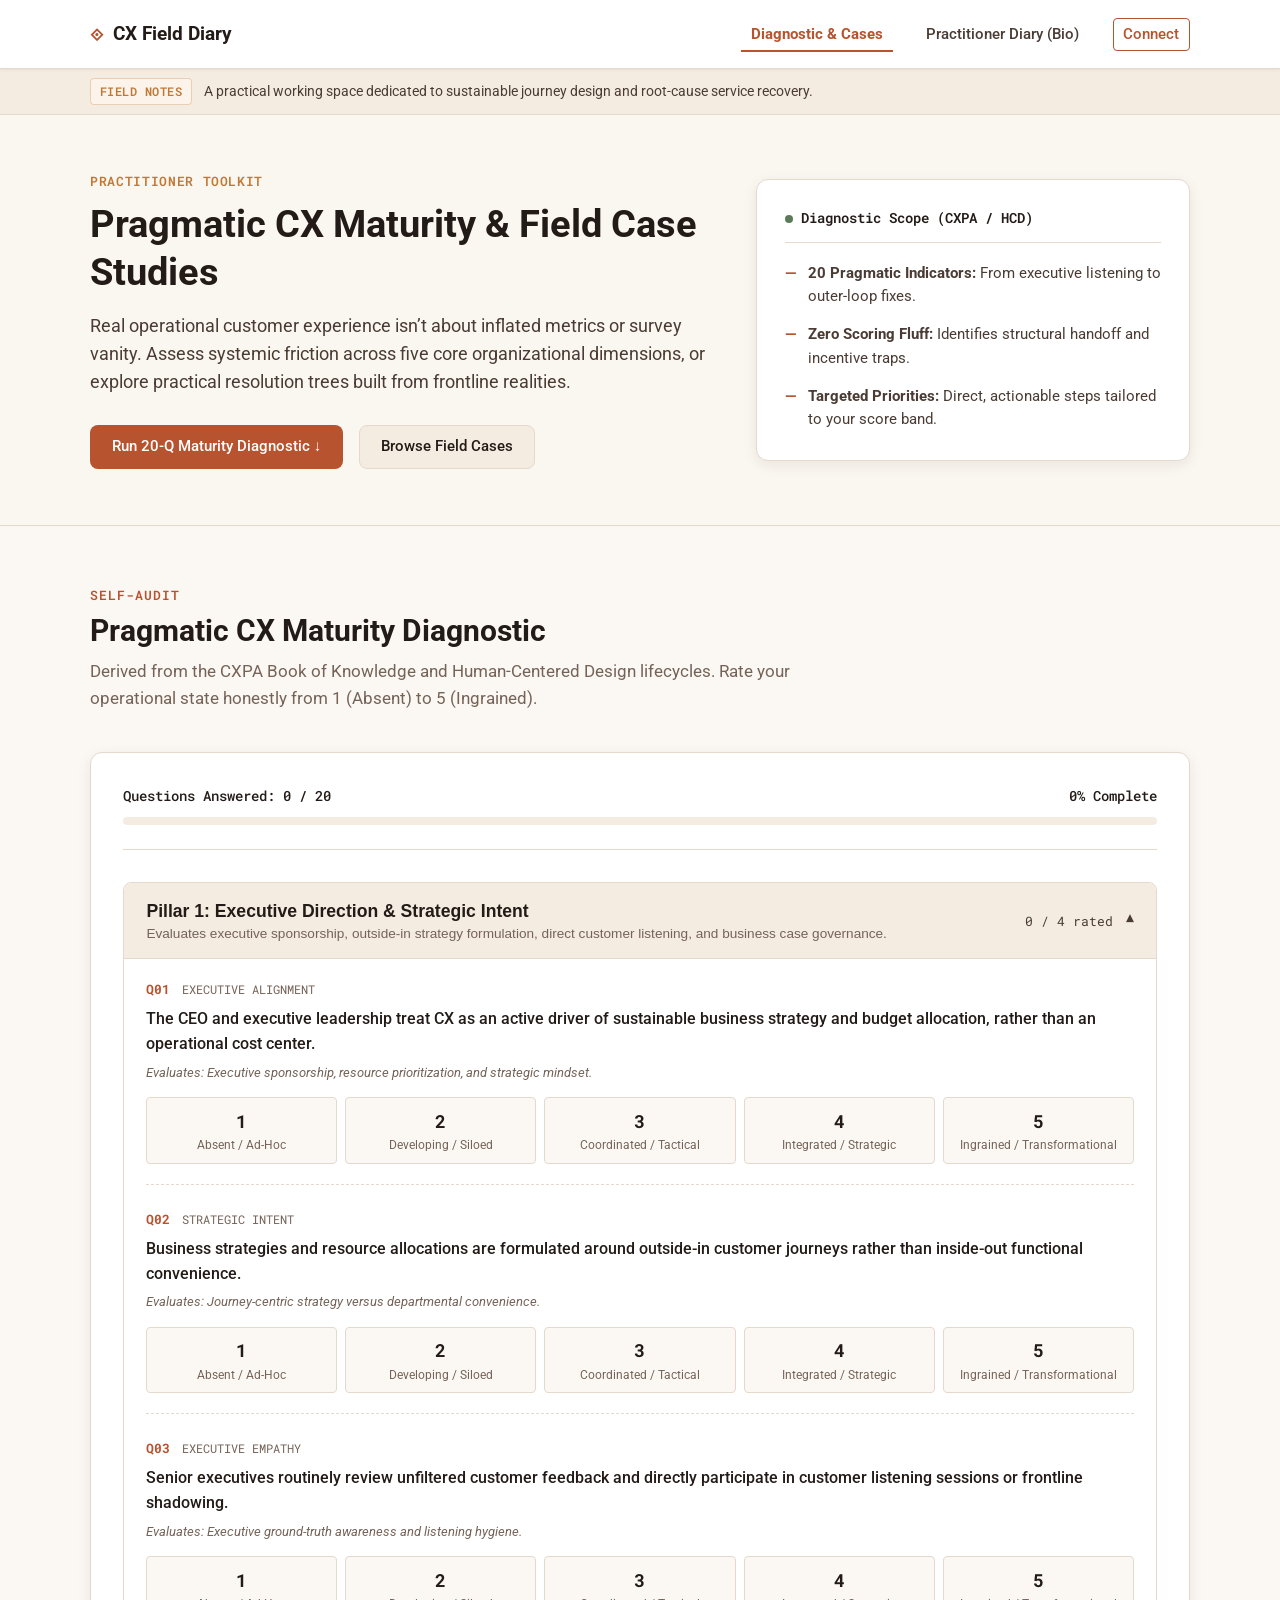
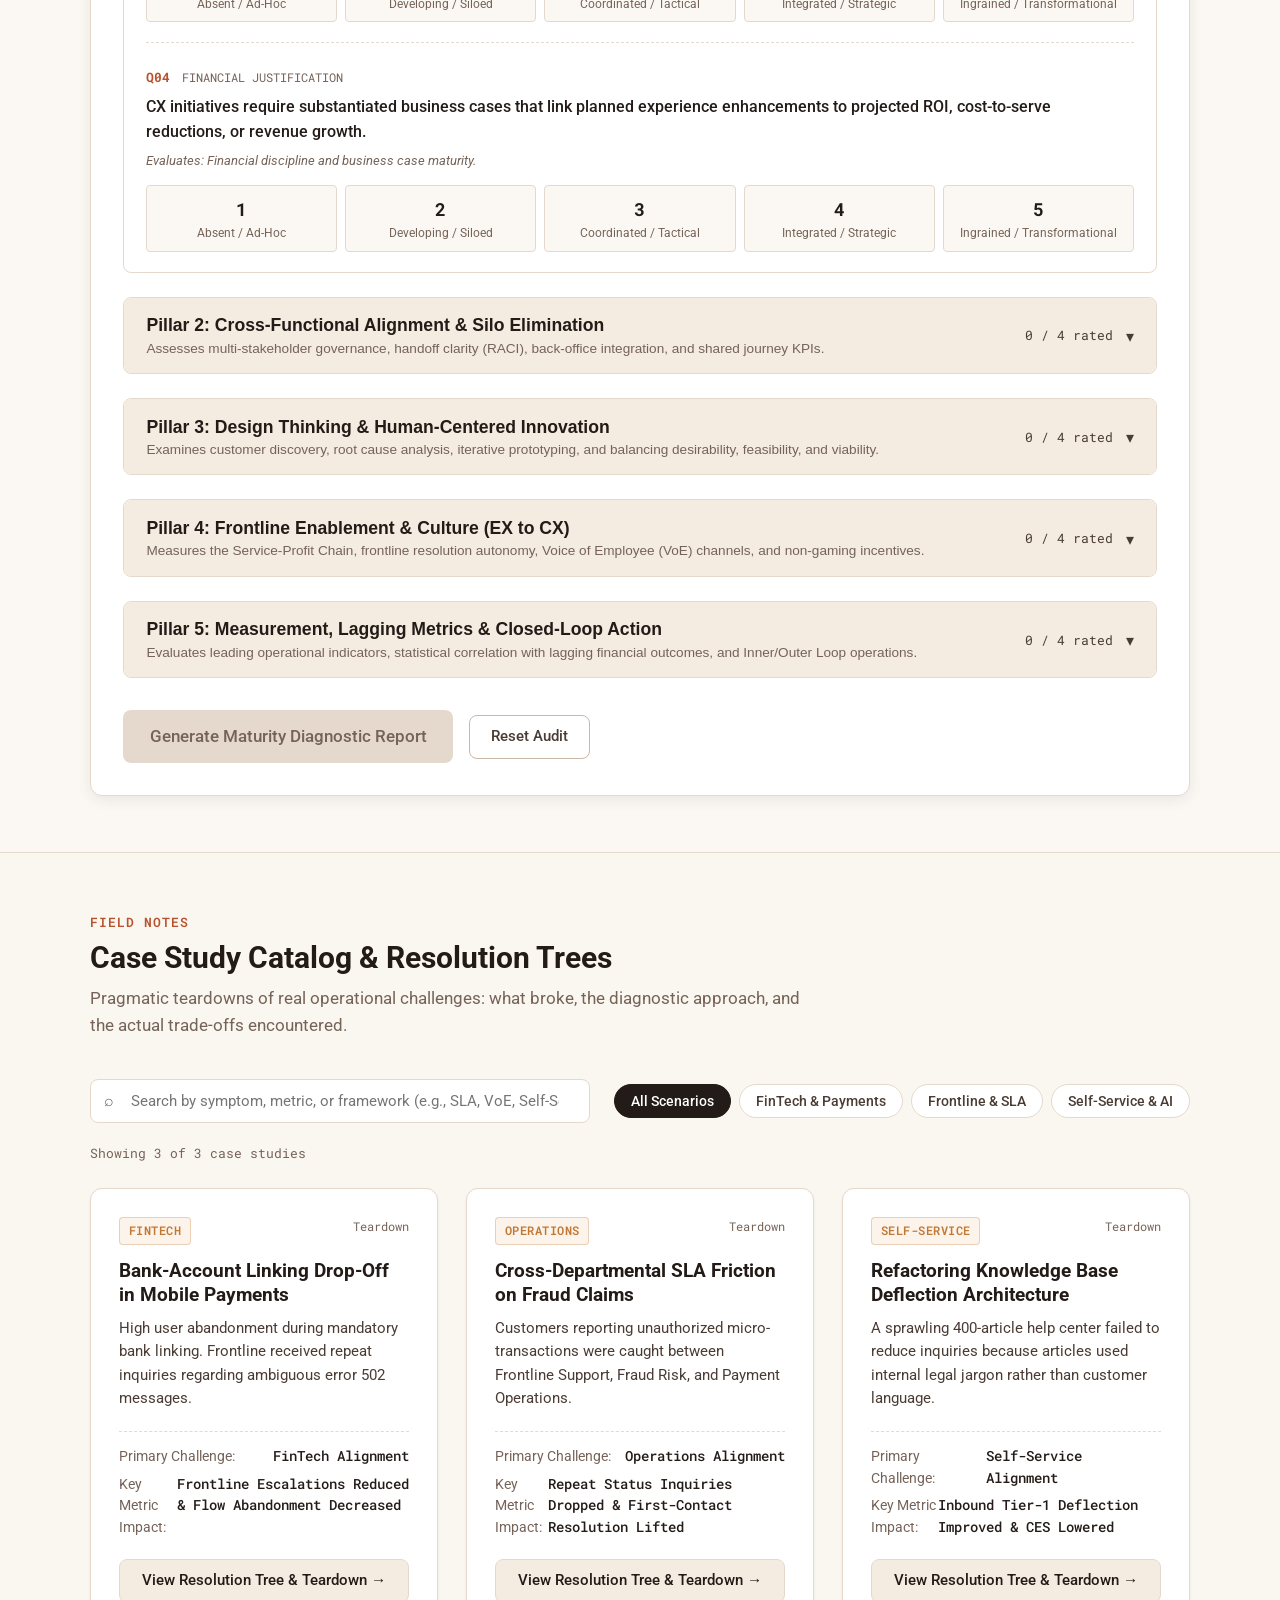
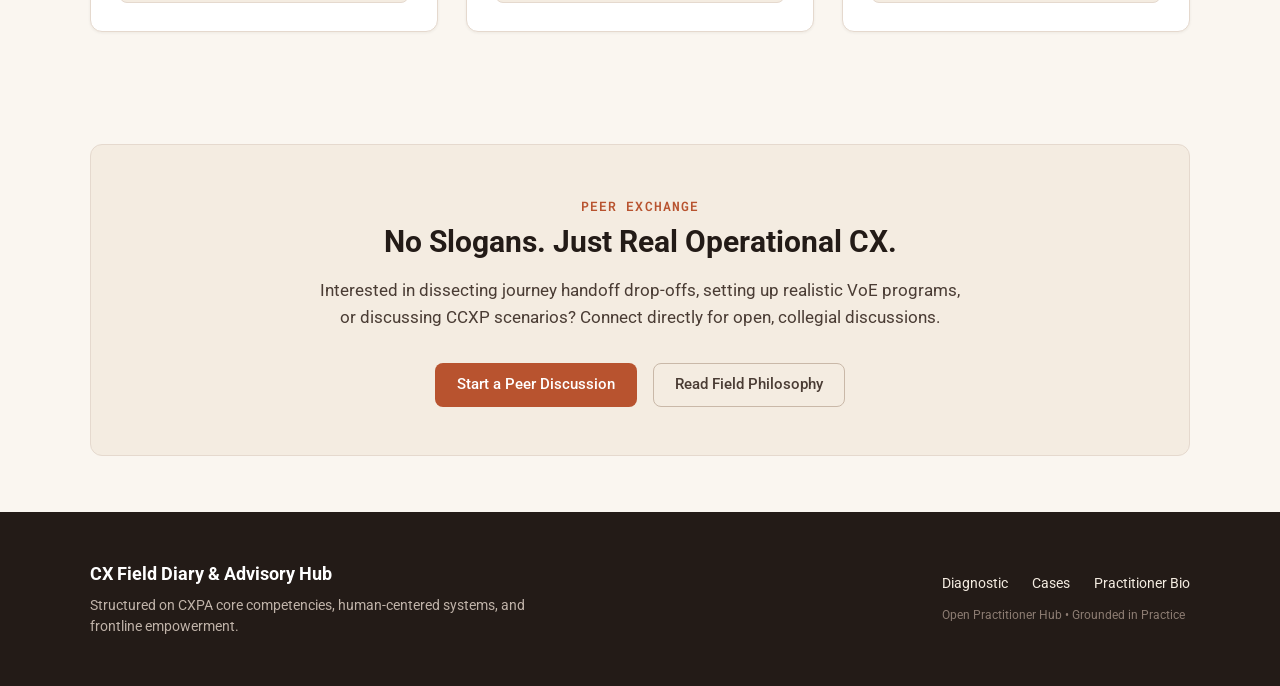
<file: index.html>
<!DOCTYPE html>
<html lang="en">
<head>
  <meta charset="UTF-8">
  <meta name="viewport" content="width=device-width, initial-scale=1.0">
  <title>CX Practice Hub & Field Diary</title>
  <meta name="description" content="A practitioner's working diary on pragmatic customer experience architecture, 20-question maturity diagnostics, and root-cause resolution trees.">
  
  <!-- Typography: Roboto & Roboto Mono -->
  <link rel="preconnect" href="https://fonts.googleapis.com">
  <link rel="preconnect" href="https://fonts.gstatic.com" crossorigin>
  <link href="https://fonts.googleapis.com/css2?family=Roboto+Mono:wght@400;500;600;700&family=Roboto:wght@300;400;500;700&display=swap" rel="stylesheet">
  
  <style>
    /* ==========================================================================
       DESIGN TOKENS: EARTH ELEMENT (HÀNH THỔ) & TYPOGRAPHY
       ========================================================================== */
    :root {
      /* Earth Palette Tokens (Hành Thổ: Sand, Clay, Loam, Terracotta) */
      --earth-canvas: #FAF6F0;          /* Warm linen / sand canvas */
      --earth-canvas-warm: #F4ECE1;     /* Tinted warm beige / raw clay */
      --earth-surface: #FFFFFF;         /* Pure white container */
      --earth-surface-soft: #FBF8F4;    /* Subtle tinted surface */
      --earth-border: #E5D9CE;          /* Warm clay border */
      --earth-border-dark: #C9B8A8;     /* Grounded accent border */
      
      --earth-loam-dark: #231B17;       /* Rich loam dark text */
      --earth-loam-body: #4A3C34;       /* Balanced body copy dark */
      --earth-loam-muted: #756358;      /* Supporting muted metadata */
      
      --earth-terracotta: #B8532F;      /* Primary accent: rich terracotta */
      --earth-terracotta-hover: #9E4323;/* Deep terracotta hover */
      --earth-terracotta-soft: #F9EBE6; /* Light terracotta wash */
      
      --earth-ochre: #C27835;           /* Secondary: golden ochre */
      --earth-ochre-soft: #FCF4EB;      /* Ochre wash */
      --earth-olive: #6E7051;           /* Balanced organic olive accent */
      
      /* Status Tiers */
      --status-nascent: #8C4336;
      --status-basic: #B86737;
      --status-tactical: #C28635;
      --status-strategic: #5B7A58;
      --status-transform: #386B5A;

      /* Typography */
      --font-base: 'Roboto', -apple-system, BlinkMacSystemFont, 'Segoe UI', sans-serif;
      --font-mono: 'Roboto Mono', monospace;

      /* Radii & Shadows */
      --radius-sm: 4px;
      --radius-md: 8px;
      --radius-lg: 12px;
      --shadow-subtle: 0 1px 3px rgba(35, 27, 23, 0.06);
      --shadow-card: 0 4px 14px rgba(35, 27, 23, 0.08);
      --shadow-modal: 0 16px 36px rgba(35, 27, 23, 0.22);

      --transition-fast: 0.15s ease;
      --transition-normal: 0.25s ease;
    }

    /* CSS Reset */
    *, *::before, *::after {
      box-sizing: border-box;
      margin: 0;
      padding: 0;
    }

    html {
      font-size: 16px;
      scroll-behavior: smooth;
    }

    body {
      font-family: var(--font-base);
      background-color: var(--earth-canvas);
      color: var(--earth-loam-body);
      line-height: 1.6;
      -webkit-font-smoothing: antialiased;
    }

    /* Typography Hierarchy */
    h1, h2, h3, h4 {
      color: var(--earth-loam-dark);
      font-weight: 700;
      line-height: 1.25;
    }

    h1 { font-size: 2.25rem; }
    h2 { font-size: 1.85rem; }
    h3 { font-size: 1.35rem; }
    h4 { font-size: 1.1rem; }

    p { margin-bottom: 1rem; }

    a {
      color: var(--earth-terracotta);
      text-decoration: none;
      transition: color var(--transition-fast);
    }

    a:hover {
      color: var(--earth-terracotta-hover);
      text-decoration: underline;
    }

    /* Layout Containers */
    .container {
      width: 100%;
      max-width: 1140px;
      margin-left: auto;
      margin-right: auto;
      padding-left: 1.25rem;
      padding-right: 1.25rem;
    }

    .section {
      padding: 3.5rem 0;
    }

    .visually-hidden {
      position: absolute;
      width: 1px;
      height: 1px;
      padding: 0;
      margin: -1px;
      overflow: hidden;
      clip: rect(0, 0, 0, 0);
      border: 0;
    }

    /* Sub-Page Visibility */
    .page-view {
      display: block;
    }

    .page-view[hidden] {
      display: none !important;
    }

    /* ==========================================================================
       SITE HEADER & NAVIGATION
       ========================================================================== */
    .site-header {
      background-color: var(--earth-surface);
      border-bottom: 1px solid var(--earth-border);
      position: sticky;
      top: 0;
      z-index: 100;
      box-shadow: var(--shadow-subtle);
    }

    .header-container {
      display: flex;
      align-items: center;
      justify-content: space-between;
      height: 68px;
    }

    .brand-logo {
      display: flex;
      align-items: center;
      gap: 0.6rem;
      color: var(--earth-loam-dark);
      font-weight: 700;
      font-size: 1.2rem;
      text-decoration: none;
    }

    .brand-logo:hover {
      text-decoration: none;
    }

    .logo-symbol {
      color: var(--earth-terracotta);
      font-size: 1.4rem;
    }

    .nav-list {
      display: flex;
      list-style: none;
      align-items: center;
      gap: 1.5rem;
    }

    .nav-link {
      color: var(--earth-loam-body);
      font-weight: 500;
      font-size: 0.95rem;
      padding: 0.4rem 0.6rem;
      border-radius: var(--radius-sm);
      transition: all var(--transition-fast);
      cursor: pointer;
    }

    .nav-link:hover {
      color: var(--earth-terracotta);
      text-decoration: none;
    }

    .nav-link.active {
      color: var(--earth-terracotta);
      font-weight: 700;
      border-bottom: 2px solid var(--earth-terracotta);
      border-radius: 0;
    }

    .nav-btn-outline {
      border: 1px solid var(--earth-terracotta);
      color: var(--earth-terracotta);
    }

    .nav-btn-outline:hover {
      background-color: var(--earth-terracotta);
      color: #FFFFFF;
    }

    /* Banner */
    .announcement-banner {
      background-color: var(--earth-canvas-warm);
      border-bottom: 1px solid var(--earth-border);
      padding: 0.55rem 0;
      font-size: 0.88rem;
    }

    .banner-content {
      display: flex;
      align-items: center;
      gap: 0.75rem;
      flex-wrap: wrap;
    }

    /* Badges & Pills */
    .badge {
      display: inline-block;
      font-family: var(--font-mono);
      font-size: 0.75rem;
      font-weight: 600;
      padding: 0.2rem 0.55rem;
      border-radius: var(--radius-sm);
      text-transform: uppercase;
      letter-spacing: 0.04em;
    }

    .badge-earth {
      background-color: var(--earth-ochre-soft);
      color: var(--earth-ochre);
      border: 1px solid rgba(194, 120, 53, 0.3);
    }

    .section-tag {
      display: inline-block;
      font-family: var(--font-mono);
      font-size: 0.8rem;
      font-weight: 600;
      color: var(--earth-terracotta);
      letter-spacing: 0.08em;
      text-transform: uppercase;
      margin-bottom: 0.5rem;
    }

    /* Button System */
    .btn {
      display: inline-flex;
      align-items: center;
      justify-content: center;
      padding: 0.65rem 1.3rem;
      font-family: var(--font-base);
      font-size: 0.95rem;
      font-weight: 500;
      border-radius: var(--radius-md);
      border: 1px solid transparent;
      cursor: pointer;
      transition: all var(--transition-fast);
      text-decoration: none;
      line-height: 1.4;
    }

    .btn:hover { text-decoration: none; }

    .btn-primary {
      background-color: var(--earth-terracotta);
      color: #FFFFFF;
    }

    .btn-primary:hover {
      background-color: var(--earth-terracotta-hover);
      color: #FFFFFF;
    }

    .btn-primary:disabled {
      background-color: var(--earth-border);
      color: var(--earth-loam-muted);
      cursor: not-allowed;
    }

    .btn-secondary {
      background-color: var(--earth-canvas-warm);
      color: var(--earth-loam-dark);
      border-color: var(--earth-border);
    }

    .btn-secondary:hover {
      background-color: #ECE0D2;
    }

    .btn-outline {
      background-color: transparent;
      border-color: var(--earth-border-dark);
      color: var(--earth-loam-body);
    }

    .btn-outline:hover {
      background-color: var(--earth-canvas-warm);
      border-color: var(--earth-loam-body);
    }

    .btn-block { width: 100%; }
    .btn-lg { padding: 0.85rem 1.6rem; font-size: 1.05rem; }

    .btn:focus-visible, 
    input:focus-visible, 
    select:focus-visible, 
    textarea:focus-visible {
      outline: 2px solid var(--earth-terracotta);
      outline-offset: 2px;
    }

    /* ==========================================================================
       HERO SECTION
       ========================================================================== */
    .hero-layout {
      display: grid;
      grid-template-columns: 1.3fr 0.9fr;
      gap: 2.5rem;
      align-items: center;
    }

    .eyebrow {
      font-family: var(--font-mono);
      font-size: 0.82rem;
      color: var(--earth-ochre);
      font-weight: 600;
      text-transform: uppercase;
      letter-spacing: 0.05em;
      display: block;
      margin-bottom: 0.5rem;
    }

    .hero-title {
      font-size: 2.4rem;
      margin-bottom: 1rem;
    }

    .hero-lead {
      font-size: 1.1rem;
      color: var(--earth-loam-body);
      margin-bottom: 1.75rem;
    }

    .hero-actions {
      display: flex;
      gap: 1rem;
      flex-wrap: wrap;
    }

    .hero-card {
      background-color: var(--earth-surface);
      border: 1px solid var(--earth-border);
      border-radius: var(--radius-lg);
      padding: 1.75rem;
      box-shadow: var(--shadow-card);
    }

    .hero-card-header {
      font-family: var(--font-mono);
      font-size: 0.85rem;
      font-weight: 600;
      color: var(--earth-loam-dark);
      display: flex;
      align-items: center;
      gap: 0.5rem;
      margin-bottom: 1.2rem;
      padding-bottom: 0.75rem;
      border-bottom: 1px solid var(--earth-border);
    }

    .status-indicator {
      width: 8px;
      height: 8px;
      background-color: var(--status-strategic);
      border-radius: 50%;
      display: inline-block;
    }

    .hero-features {
      list-style: none;
      display: flex;
      flex-direction: column;
      gap: 0.9rem;
    }

    .hero-features li {
      font-size: 0.92rem;
      position: relative;
      padding-left: 1.4rem;
    }

    .hero-features li::before {
      content: "—";
      position: absolute;
      left: 0;
      color: var(--earth-terracotta);
      font-weight: bold;
    }

    /* ==========================================================================
       CX MATURITY DIAGNOSTIC ACCORDION & SCORING
       ========================================================================== */
    .diagnostic-section {
      background-color: var(--earth-surface-soft);
      border-top: 1px solid var(--earth-border);
      border-bottom: 1px solid var(--earth-border);
    }

    .section-header {
      max-width: 720px;
      margin-bottom: 2.5rem;
    }

    .section-subtitle {
      color: var(--earth-loam-muted);
      font-size: 1.05rem;
      margin-top: 0.5rem;
    }

    .audit-wrapper {
      background-color: var(--earth-surface);
      border: 1px solid var(--earth-border);
      border-radius: var(--radius-lg);
      padding: 2rem;
      box-shadow: var(--shadow-card);
    }

    .audit-progress-card {
      margin-bottom: 2rem;
      padding-bottom: 1.5rem;
      border-bottom: 1px solid var(--earth-border);
    }

    .progress-info {
      display: flex;
      justify-content: space-between;
      font-family: var(--font-mono);
      font-size: 0.88rem;
      color: var(--earth-loam-dark);
      font-weight: 500;
      margin-bottom: 0.6rem;
    }

    .progress-bar-track {
      width: 100%;
      height: 8px;
      background-color: var(--earth-canvas-warm);
      border-radius: 999px;
      overflow: hidden;
    }

    .progress-bar-fill {
      width: 0%;
      height: 100%;
      background: linear-gradient(90deg, var(--earth-ochre), var(--earth-terracotta));
      transition: width 0.3s ease;
    }

    .dimensions-accordion {
      display: flex;
      flex-direction: column;
      gap: 1.5rem;
    }

    .dimension-panel {
      border: 1px solid var(--earth-border);
      border-radius: var(--radius-md);
      overflow: hidden;
      background-color: var(--earth-surface);
    }

    .dimension-header {
      width: 100%;
      text-align: left;
      background-color: var(--earth-canvas-warm);
      border: none;
      padding: 1.1rem 1.4rem;
      display: flex;
      justify-content: space-between;
      align-items: center;
      cursor: pointer;
      transition: background-color var(--transition-fast);
    }

    .dimension-header:hover {
      background-color: #ECE0D2;
    }

    .dimension-title-group h3 {
      font-size: 1.1rem;
      margin-bottom: 0.2rem;
    }

    .dimension-title-group p {
      font-size: 0.85rem;
      color: var(--earth-loam-muted);
      margin-bottom: 0;
    }

    .dimension-status {
      font-family: var(--font-mono);
      font-size: 0.82rem;
      color: var(--earth-loam-body);
      display: flex;
      align-items: center;
      gap: 0.8rem;
    }

    .accordion-chevron {
      display: inline-block;
      font-size: 1rem;
      transition: transform var(--transition-normal);
    }

    .dimension-panel.open .accordion-chevron {
      transform: rotate(180deg);
    }

    .dimension-body {
      padding: 1.25rem 1.4rem;
      display: flex;
      flex-direction: column;
      gap: 1.5rem;
      border-top: 1px solid var(--earth-border);
    }

    .dimension-panel:not(.open) .dimension-body {
      display: none;
    }

    .question-item {
      padding-bottom: 1.25rem;
      border-bottom: 1px dashed var(--earth-border);
    }

    .question-item:last-child {
      border-bottom: none;
      padding-bottom: 0;
    }

    .question-header {
      display: flex;
      align-items: baseline;
      gap: 0.75rem;
      margin-bottom: 0.4rem;
    }

    .question-number {
      font-family: var(--font-mono);
      font-size: 0.8rem;
      font-weight: 700;
      color: var(--earth-terracotta);
    }

    .question-category {
      font-family: var(--font-mono);
      font-size: 0.75rem;
      color: var(--earth-loam-muted);
      text-transform: uppercase;
    }

    .question-statement {
      font-size: 0.98rem;
      font-weight: 500;
      color: var(--earth-loam-dark);
      margin-bottom: 0.35rem;
    }

    .question-evaluates {
      font-size: 0.82rem;
      color: var(--earth-loam-muted);
      font-style: italic;
      margin-bottom: 0.9rem;
    }

    .rating-scale {
      display: grid;
      grid-template-columns: repeat(5, 1fr);
      gap: 0.5rem;
    }

    .rating-option {
      position: relative;
    }

    .rating-option input[type="radio"] {
      position: absolute;
      opacity: 0;
      width: 0;
      height: 0;
    }

    .rating-label {
      display: flex;
      flex-direction: column;
      align-items: center;
      padding: 0.6rem 0.4rem;
      background-color: var(--earth-surface-soft);
      border: 1px solid var(--earth-border);
      border-radius: var(--radius-sm);
      cursor: pointer;
      transition: all var(--transition-fast);
      text-align: center;
    }

    .rating-value {
      font-family: var(--font-mono);
      font-size: 1.1rem;
      font-weight: 700;
      color: var(--earth-loam-dark);
    }

    .rating-text {
      font-size: 0.72rem;
      color: var(--earth-loam-muted);
      margin-top: 0.2rem;
      line-height: 1.2;
    }

    .rating-option input[type="radio"]:checked + .rating-label {
      background-color: var(--earth-terracotta-soft);
      border-color: var(--earth-terracotta);
    }

    .rating-option input[type="radio"]:checked + .rating-label .rating-value {
      color: var(--earth-terracotta);
    }

    .rating-option input[type="radio"]:checked + .rating-label .rating-text {
      color: var(--earth-terracotta-hover);
      font-weight: 500;
    }

    .rating-label:hover {
      border-color: var(--earth-ochre);
    }

    .audit-form-actions {
      margin-top: 2rem;
      display: flex;
      gap: 1rem;
      align-items: center;
      flex-wrap: wrap;
    }

    /* Results Card */
    .audit-results-card {
      margin-top: 2.5rem;
      padding: 2rem;
      background-color: #FCFBF9;
      border: 2px solid var(--earth-terracotta);
      border-radius: var(--radius-md);
      box-shadow: var(--shadow-card);
    }

    .results-header {
      display: flex;
      justify-content: space-between;
      align-items: center;
      border-bottom: 1px solid var(--earth-border);
      padding-bottom: 1.25rem;
      margin-bottom: 1.25rem;
      flex-wrap: wrap;
      gap: 1rem;
    }

    .results-tag {
      font-family: var(--font-mono);
      font-size: 0.8rem;
      color: var(--earth-terracotta);
      font-weight: 600;
      text-transform: uppercase;
    }

    .result-title {
      font-size: 1.8rem;
      color: var(--earth-loam-dark);
    }

    .score-display {
      display: flex;
      align-items: baseline;
      gap: 0.3rem;
      background-color: var(--earth-surface);
      padding: 0.6rem 1.2rem;
      border-radius: var(--radius-md);
      border: 1px solid var(--earth-border);
    }

    .score-number {
      font-family: var(--font-mono);
      font-size: 2.2rem;
      font-weight: 700;
      color: var(--earth-terracotta);
    }

    .score-denom {
      font-family: var(--font-mono);
      font-size: 1rem;
      color: var(--earth-loam-muted);
    }

    .result-summary-lead {
      font-size: 1.1rem;
      color: var(--earth-loam-dark);
      font-weight: 500;
      margin-bottom: 1.75rem;
    }

    .dimension-breakdown-section {
      margin-bottom: 2rem;
      padding: 1.25rem;
      background-color: var(--earth-surface);
      border: 1px solid var(--earth-border);
      border-radius: var(--radius-md);
    }

    .dimension-breakdown-section h4 {
      font-size: 0.95rem;
      margin-bottom: 1rem;
    }

    .dimension-bars {
      display: flex;
      flex-direction: column;
      gap: 0.8rem;
    }

    .dim-bar-row {
      display: grid;
      grid-template-columns: 220px 1fr 60px;
      align-items: center;
      gap: 1rem;
      font-size: 0.85rem;
    }

    .dim-bar-label {
      white-space: nowrap;
      overflow: hidden;
      text-overflow: ellipsis;
      font-weight: 500;
    }

    .dim-bar-track {
      height: 8px;
      background-color: var(--earth-canvas-warm);
      border-radius: 999px;
      overflow: hidden;
    }

    .dim-bar-fill {
      height: 100%;
      background-color: var(--earth-ochre);
    }

    .dim-bar-val {
      font-family: var(--font-mono);
      text-align: right;
      font-weight: 600;
    }

    .results-detail-grid {
      display: grid;
      grid-template-columns: 1fr 1fr;
      gap: 2rem;
      margin-bottom: 1.75rem;
    }

    .col-title {
      padding-bottom: 0.5rem;
      margin-bottom: 1rem;
      border-bottom: 2px solid;
      font-size: 1.05rem;
    }

    .col-realities { border-color: var(--earth-border-dark); }
    .col-priorities { border-color: var(--earth-terracotta); }

    .styled-list {
      list-style: none;
      display: flex;
      flex-direction: column;
      gap: 0.8rem;
    }

    .styled-list li {
      font-size: 0.92rem;
      padding-left: 1.4rem;
      position: relative;
    }

    .col-realities + .styled-list li::before {
      content: "•";
      position: absolute;
      left: 0;
      color: var(--earth-loam-muted);
      font-size: 1.2rem;
      line-height: 1;
    }

    .col-priorities + .styled-list li::before {
      content: "→";
      position: absolute;
      left: 0;
      color: var(--earth-terracotta);
      font-weight: bold;
    }

    .results-metrics-footer {
      padding-top: 1rem;
      border-top: 1px solid var(--earth-border);
      display: flex;
      align-items: center;
      gap: 0.75rem;
      flex-wrap: wrap;
      font-size: 0.9rem;
    }

    /* ==========================================================================
       CASE STUDY CATALOG & SEARCH
       ========================================================================== */
    .catalog-toolbar {
      display: flex;
      justify-content: space-between;
      align-items: center;
      gap: 1.5rem;
      margin-bottom: 1.25rem;
      flex-wrap: wrap;
    }

    .search-input-wrapper {
      position: relative;
      flex: 1;
      min-width: 280px;
    }

    .search-input-wrapper input[type="search"] {
      width: 100%;
      padding: 0.75rem 1rem 0.75rem 2.5rem;
      font-family: var(--font-base);
      font-size: 0.95rem;
      border: 1px solid var(--earth-border);
      border-radius: var(--radius-md);
      background-color: var(--earth-surface);
      color: var(--earth-loam-dark);
    }

    .search-icon {
      position: absolute;
      left: 0.9rem;
      top: 50%;
      transform: translateY(-50%);
      color: var(--earth-loam-muted);
      pointer-events: none;
    }

    .filter-pills {
      display: flex;
      gap: 0.5rem;
      flex-wrap: wrap;
    }

    .filter-pill {
      border: 1px solid var(--earth-border);
      background-color: var(--earth-surface);
      color: var(--earth-loam-body);
      font-family: var(--font-base);
      font-size: 0.88rem;
      font-weight: 500;
      padding: 0.5rem 1rem;
      border-radius: 999px;
      cursor: pointer;
      transition: all var(--transition-fast);
    }

    .filter-pill:hover { background-color: var(--earth-canvas-warm); }

    .filter-pill.active {
      background-color: var(--earth-loam-dark);
      color: #FFFFFF;
      border-color: var(--earth-loam-dark);
    }

    .results-live-region {
      font-family: var(--font-mono);
      font-size: 0.82rem;
      color: var(--earth-loam-muted);
      margin-bottom: 1.5rem;
    }

    .case-grid {
      display: grid;
      grid-template-columns: repeat(auto-fill, minmax(320px, 1fr));
      gap: 1.75rem;
    }

    .case-card {
      background-color: var(--earth-surface);
      border: 1px solid var(--earth-border);
      border-radius: var(--radius-lg);
      padding: 1.75rem;
      display: flex;
      flex-direction: column;
      box-shadow: var(--shadow-subtle);
      transition: transform var(--transition-fast), box-shadow var(--transition-fast);
    }

    .case-card:hover {
      transform: translateY(-3px);
      box-shadow: var(--shadow-card);
    }

    .case-card-header {
      display: flex;
      justify-content: space-between;
      align-items: flex-start;
      margin-bottom: 0.9rem;
    }

    .case-title { font-size: 1.2rem; margin-bottom: 0.6rem; }
    .case-summary { font-size: 0.92rem; color: var(--earth-loam-body); margin-bottom: 1.25rem; flex-grow: 1; }

    .case-meta {
      border-top: 1px dashed var(--earth-border);
      padding-top: 0.9rem;
      margin-bottom: 1.25rem;
      font-size: 0.85rem;
      display: flex;
      flex-direction: column;
      gap: 0.35rem;
    }

    .case-meta-item {
      display: flex;
      justify-content: space-between;
    }

    .case-meta-label { color: var(--earth-loam-muted); }
    .case-meta-val { font-family: var(--font-mono); font-weight: 500; color: var(--earth-loam-dark); }

    /* Community */
    .community-card {
      background-color: var(--earth-canvas-warm);
      border: 1px solid var(--earth-border);
      border-radius: var(--radius-lg);
      padding: 3rem;
      text-align: center;
    }

    .community-content { max-width: 650px; margin: 0 auto; }
    .community-content h2 { margin-bottom: 1rem; }
    .community-content p { font-size: 1.05rem; margin-bottom: 2rem; }

    .community-links {
      display: flex;
      justify-content: center;
      gap: 1rem;
      flex-wrap: wrap;
    }

    /* ==========================================================================
       SUB-PAGE: PRACTITIONER BIO & WORKING DIARY
       ========================================================================== */
    .bio-layout {
      display: grid;
      grid-template-columns: 320px 1fr;
      gap: 3rem;
      align-items: start;
    }

    .bio-sidebar { position: sticky; top: 90px; }

    .profile-card {
      background-color: var(--earth-surface);
      border: 1px solid var(--earth-border);
      border-radius: var(--radius-lg);
      padding: 2rem;
      box-shadow: var(--shadow-card);
      text-align: center;
    }

    .profile-avatar-placeholder {
      width: 80px;
      height: 80px;
      background-color: var(--earth-canvas-warm);
      border: 2px solid var(--earth-border-dark);
      border-radius: 50%;
      margin: 0 auto 1.25rem;
      display: flex;
      align-items: center;
      justify-content: center;
      font-family: var(--font-mono);
      font-weight: 700;
      font-size: 1.5rem;
      color: var(--earth-terracotta);
    }

    .profile-name { font-size: 1.35rem; margin-bottom: 0.25rem; }
    .profile-role { font-size: 0.88rem; color: var(--earth-loam-muted); margin-bottom: 1.5rem; }

    .profile-meta {
      border-top: 1px solid var(--earth-border);
      border-bottom: 1px solid var(--earth-border);
      padding: 1.2rem 0;
      margin-bottom: 1.5rem;
      text-align: left;
      display: flex;
      flex-direction: column;
      gap: 0.75rem;
    }

    .meta-item { display: flex; flex-direction: column; }
    .meta-label { font-size: 0.72rem; text-transform: uppercase; color: var(--earth-loam-muted); font-family: var(--font-mono); }
    .meta-value { font-size: 0.88rem; color: var(--earth-loam-dark); font-weight: 500; }

    .profile-contact-actions {
      display: flex;
      flex-direction: column;
      gap: 0.75rem;
    }

    .toast-message {
      font-family: var(--font-mono);
      font-size: 0.8rem;
      color: var(--earth-terracotta);
      min-height: 1.2rem;
    }

    .bio-content-body { display: flex; flex-direction: column; gap: 3rem; }
    .lead-text { font-size: 1.15rem; line-height: 1.7; color: var(--earth-loam-dark); }

    .principles-grid {
      display: grid;
      grid-template-columns: 1fr 1fr;
      gap: 1.5rem;
    }

    .principle-card {
      background-color: var(--earth-surface);
      border: 1px solid var(--earth-border);
      border-radius: var(--radius-md);
      padding: 1.5rem;
    }

    .principle-card h4 {
      font-size: 1rem;
      margin-bottom: 0.6rem;
      color: var(--earth-terracotta);
    }

    .principle-card p { font-size: 0.9rem; margin-bottom: 0; }

    .timeline {
      display: flex;
      flex-direction: column;
      border-left: 2px solid var(--earth-border);
      padding-left: 1.75rem;
      gap: 2rem;
      margin-top: 1rem;
    }

    .timeline-item { position: relative; }

    .timeline-marker {
      position: absolute;
      left: -2.35rem;
      top: 0.3rem;
      width: 12px;
      height: 12px;
      border-radius: 50%;
      background-color: var(--earth-terracotta);
      border: 2px solid var(--earth-surface);
    }

    .timeline-period {
      display: inline-block;
      font-family: var(--font-mono);
      font-size: 0.78rem;
      color: var(--earth-ochre);
      font-weight: 600;
      margin-bottom: 0.4rem;
    }

    .timeline-content p { font-size: 0.92rem; margin-bottom: 0; }

    /* ==========================================================================
       MODALS & DIALOGS
       ========================================================================== */
    .app-dialog {
      border: none;
      border-radius: var(--radius-lg);
      padding: 0;
      background-color: var(--earth-surface);
      box-shadow: var(--shadow-modal);
      max-width: 640px;
      width: 90%;
      margin: auto;
    }

    .app-dialog::backdrop {
      background-color: rgba(35, 27, 23, 0.6);
      backdrop-filter: blur(2px);
    }

    .dialog-content {
      display: flex;
      flex-direction: column;
      max-height: 90vh;
    }

    .dialog-header {
      padding: 1.5rem;
      border-bottom: 1px solid var(--earth-border);
      display: flex;
      justify-content: space-between;
      align-items: flex-start;
      background-color: var(--earth-canvas-warm);
    }

    .dialog-title { margin-top: 0.35rem; font-size: 1.3rem; }

    .btn-close {
      background: transparent;
      border: none;
      font-size: 1.8rem;
      line-height: 1;
      color: var(--earth-loam-muted);
      cursor: pointer;
      padding: 0 0.5rem;
    }

    .btn-close:hover { color: var(--earth-loam-dark); }

    .dialog-body {
      padding: 1.5rem;
      overflow-y: auto;
      display: flex;
      flex-direction: column;
      gap: 1.5rem;
    }

    .dialog-footer {
      padding: 1.25rem 1.5rem;
      border-top: 1px solid var(--earth-border);
      display: flex;
      justify-content: flex-end;
      gap: 0.75rem;
      background-color: var(--earth-surface-soft);
    }

    .resolution-tree {
      background-color: var(--earth-canvas);
      border: 1px solid var(--earth-border);
      border-radius: var(--radius-md);
      padding: 1.25rem;
      display: flex;
      flex-direction: column;
      gap: 1rem;
    }

    .tree-node {
      display: flex;
      flex-direction: column;
      position: relative;
      padding-left: 1.5rem;
    }

    .tree-node::before {
      content: "";
      position: absolute;
      left: 0.4rem;
      top: 0.5rem;
      bottom: -1rem;
      width: 2px;
      background-color: var(--earth-border-dark);
    }

    .tree-node:last-child::before { display: none; }

    .tree-label {
      font-family: var(--font-mono);
      font-size: 0.75rem;
      font-weight: 700;
      text-transform: uppercase;
      color: var(--earth-terracotta);
    }

    .tree-desc { font-size: 0.9rem; color: var(--earth-loam-dark); }

    .metric-pill-box {
      background-color: var(--earth-surface-soft);
      border-left: 3px solid var(--earth-terracotta);
      padding: 0.75rem 1rem;
      font-family: var(--font-mono);
      font-size: 0.88rem;
      color: var(--earth-loam-dark);
    }

    .connect-form .form-group {
      display: flex;
      flex-direction: column;
      gap: 0.4rem;
    }

    .connect-form label {
      font-size: 0.88rem;
      font-weight: 500;
      color: var(--earth-loam-dark);
    }

    .connect-form input,
    .connect-form select,
    .connect-form textarea {
      width: 100%;
      padding: 0.65rem 0.85rem;
      border: 1px solid var(--earth-border);
      border-radius: var(--radius-sm);
      font-family: var(--font-base);
      font-size: 0.92rem;
      background-color: var(--earth-surface);
      color: var(--earth-loam-dark);
    }

    .form-feedback {
      padding: 0.75rem;
      border-radius: var(--radius-sm);
      font-size: 0.88rem;
    }

    .form-feedback.success {
      background-color: #EBF3EA;
      color: #2F6432;
      border: 1px solid #C4DFC1;
    }

    .form-feedback.error {
      background-color: #F8EBEB;
      color: #9C2E2E;
      border: 1px solid #E8BDBD;
    }

    /* Footer */
    .site-footer {
      background-color: var(--earth-loam-dark);
      color: var(--earth-canvas-warm);
      padding: 3rem 0;
      font-size: 0.9rem;
    }

    .footer-content {
      display: flex;
      justify-content: space-between;
      align-items: center;
      flex-wrap: wrap;
      gap: 2rem;
    }

    .footer-title {
      font-weight: 700;
      font-size: 1.1rem;
      color: #FFFFFF;
      display: block;
      margin-bottom: 0.4rem;
    }

    .footer-note {
      font-size: 0.85rem;
      color: #C0B3A9;
      max-width: 480px;
      margin-bottom: 0;
    }

    .footer-links {
      list-style: none;
      display: flex;
      gap: 1.5rem;
      margin-bottom: 0.5rem;
    }

    .footer-links a { color: var(--earth-canvas-warm); }
    .footer-links a:hover { color: #FFFFFF; }
    .copyright { font-size: 0.78rem; color: #8C7C72; }

    /* Media Queries */
    @media (max-width: 860px) {
      .hero-layout, .bio-layout, .results-detail-grid, .principles-grid {
        grid-template-columns: 1fr;
      }
      .bio-sidebar { position: static; }
      .dim-bar-row { grid-template-columns: 140px 1fr 50px; }
    }

    @media (max-width: 600px) {
      .rating-scale { grid-template-columns: 1fr; }
      .rating-label {
        flex-direction: row;
        justify-content: flex-start;
        gap: 0.75rem;
        padding: 0.6rem 0.8rem;
      }
      .header-container {
        height: auto;
        padding: 0.75rem 0;
        flex-direction: column;
        gap: 0.75rem;
      }
    }
  </style>
</head>
<body>
  <!-- Header -->
  <header class="site-header">
    <div class="container header-container">
      <a href="#home" class="brand-logo" aria-label="CX Field Diary Home">
        <span class="logo-symbol">⟐</span>
        <span class="logo-text">CX Field Diary</span>
      </a>

      <nav class="site-nav" aria-label="Primary Navigation">
        <ul class="nav-list">
          <li><a href="#home" class="nav-link active" data-page="home">Diagnostic & Cases</a></li>
          <li><a href="#bio" class="nav-link" data-page="bio">Practitioner Diary (Bio)</a></li>
          <li><a href="#connect" class="nav-link nav-btn-outline" id="open-connect-nav">Connect</a></li>
        </ul>
      </nav>
    </div>
  </header>

  <!-- Notice Banner -->
  <div class="announcement-banner">
    <div class="container banner-content">
      <span class="badge badge-earth">Field Notes</span>
      <span>A practical working space dedicated to sustainable journey design and root-cause service recovery.</span>
    </div>
  </div>

  <main id="main-content">
    <!-- ====================================================================== -->
    <!-- VIEW 1: HOMEPAGE (DIAGNOSTIC & CASES)                                  -->
    <!-- ====================================================================== -->
    <div id="page-home" class="page-view active">
      <!-- Hero -->
      <section class="section hero-section">
        <div class="container hero-layout">
          <div class="hero-copy">
            <span class="eyebrow">Practitioner Toolkit</span>
            <h1 class="hero-title">Pragmatic CX Maturity & Field Case Studies</h1>
            <p class="hero-lead">
              Real operational customer experience isn’t about inflated metrics or survey vanity. 
              Assess systemic friction across five core organizational dimensions, or explore practical resolution trees built from frontline realities.
            </p>
            <div class="hero-actions">
              <a href="#maturity-audit" class="btn btn-primary">Run 20-Q Maturity Diagnostic ↓</a>
              <a href="#case-studies" class="btn btn-secondary">Browse Field Cases</a>
            </div>
          </div>
          <div class="hero-card">
            <div class="hero-card-header">
              <span class="status-indicator"></span> Diagnostic Scope (CXPA / HCD)
            </div>
            <ul class="hero-features">
              <li><strong>20 Pragmatic Indicators:</strong> From executive listening to outer-loop fixes.</li>
              <li><strong>Zero Scoring Fluff:</strong> Identifies structural handoff and incentive traps.</li>
              <li><strong>Targeted Priorities:</strong> Direct, actionable steps tailored to your score band.</li>
            </ul>
          </div>
        </div>
      </section>

      <!-- Diagnostic Engine -->
      <section id="maturity-audit" class="section diagnostic-section">
        <div class="container">
          <div class="section-header">
            <span class="section-tag">Self-Audit</span>
            <h2>Pragmatic CX Maturity Diagnostic</h2>
            <p class="section-subtitle">
              Derived from the CXPA Book of Knowledge and Human-Centered Design lifecycles. Rate your operational state honestly from 1 (Absent) to 5 (Ingrained).
            </p>
          </div>

          <div class="audit-wrapper">
            <div class="audit-progress-card">
              <div class="progress-info">
                <span id="answered-count-text">Questions Answered: 0 / 20</span>
                <span id="completion-pct-text">0% Complete</span>
              </div>
              <div class="progress-bar-track" role="progressbar" aria-valuemin="0" aria-valuemax="20" aria-valuenow="0" id="audit-progressbar">
                <div class="progress-bar-fill" id="progress-bar-fill"></div>
              </div>
            </div>

            <form id="cx-audit-form" class="audit-questions-container" novalidate>
              <div id="dimensions-accordion" class="dimensions-accordion"></div>

              <div class="audit-form-actions">
                <button type="button" id="calculate-score-btn" class="btn btn-primary btn-lg" disabled>
                  Generate Maturity Diagnostic Report
                </button>
                <button type="button" id="reset-audit-btn" class="btn btn-outline">
                  Reset Audit
                </button>
              </div>
            </form>

            <div id="audit-results" class="audit-results-card" hidden tabindex="-1" aria-live="polite">
              <div class="results-header">
                <div>
                  <span class="results-tag">Audit Diagnostic Result</span>
                  <h3 id="result-stage-name" class="result-title">Stage Name</h3>
                </div>
                <div class="score-display">
                  <div class="score-number" id="result-total-score">0</div>
                  <div class="score-denom">/ 100</div>
                </div>
              </div>

              <p id="result-stage-summary" class="result-summary-lead"></p>

              <div class="dimension-breakdown-section">
                <h4>Pillar Performance Breakdown</h4>
                <div class="dimension-bars" id="dimension-score-bars"></div>
              </div>

              <div class="results-detail-grid">
                <div class="results-column">
                  <h4 class="col-title col-realities">Operational Reality (Symptoms in Practice)</h4>
                  <ul id="result-realities-list" class="styled-list"></ul>
                </div>
                <div class="results-column">
                  <h4 class="col-title col-priorities">Immediate Operational Priorities</h4>
                  <ul id="result-priorities-list" class="styled-list"></ul>
                </div>
              </div>

              <div class="results-metrics-footer">
                <strong>Recommended Metric Focus for this Stage:</strong>
                <span id="result-metrics-tags" class="metrics-tags"></span>
              </div>
            </div>
          </div>
        </div>
      </section>

      <!-- Case Studies -->
      <section id="case-studies" class="section cases-section">
        <div class="container">
          <div class="section-header">
            <span class="section-tag">Field Notes</span>
            <h2>Case Study Catalog & Resolution Trees</h2>
            <p class="section-subtitle">
              Pragmatic teardowns of real operational challenges: what broke, the diagnostic approach, and the actual trade-offs encountered.
            </p>
          </div>

          <div class="catalog-toolbar">
            <div class="search-input-wrapper">
              <label for="case-search-input" class="visually-hidden">Search Case Studies</label>
              <input type="search" id="case-search-input" placeholder="Search by symptom, metric, or framework (e.g., SLA, VoE, Self-Service)..." autocomplete="off">
              <span class="search-icon" aria-hidden="true">⌕</span>
            </div>
            <div class="filter-pills" role="radiogroup" aria-label="Filter Cases by Domain">
              <button type="button" class="filter-pill active" data-filter="all" aria-checked="true">All Scenarios</button>
              <button type="button" class="filter-pill" data-filter="FinTech" aria-checked="false">FinTech & Payments</button>
              <button type="button" class="filter-pill" data-filter="Operations" aria-checked="false">Frontline & SLA</button>
              <button type="button" class="filter-pill" data-filter="Self-Service" aria-checked="false">Self-Service & AI</button>
            </div>
          </div>

          <div id="case-results-count" class="results-live-region" aria-live="polite"></div>
          <div class="case-grid" id="case-studies-grid"></div>
        </div>
      </section>

      <!-- Peer Connect CTA -->
      <section id="community" class="section community-section">
        <div class="container">
          <div class="community-card">
            <div class="community-content">
              <span class="section-tag">Peer Exchange</span>
              <h2>No Slogans. Just Real Operational CX.</h2>
              <p>
                Interested in dissecting journey handoff drop-offs, setting up realistic VoE programs, or discussing CCXP scenarios? Connect directly for open, collegial discussions.
              </p>
              <div class="community-links">
                <button type="button" class="btn btn-primary" id="open-connect-hero">Start a Peer Discussion</button>
                <a href="#bio" class="btn btn-outline">Read Field Philosophy</a>
              </div>
            </div>
          </div>
        </div>
      </section>
    </div>

    <!-- ====================================================================== -->
    <!-- VIEW 2: PRACTITIONER BIO & WORKING DIARY (SUB-PAGE)                    -->
    <!-- ====================================================================== -->
    <div id="page-bio" class="page-view" hidden>
      <section class="section bio-hero-section">
        <div class="container bio-layout">
          <aside class="bio-sidebar">
            <div class="profile-card">
              <div class="profile-avatar-placeholder" aria-hidden="true">
                <span>CX</span>
              </div>
              <h2 class="profile-name">CX Practitioner Diary</h2>
              <p class="profile-role">Customer Experience Leader & Operations Architect</p>
              
              <div class="profile-meta">
                <div class="meta-item">
                  <span class="meta-label">Domain</span>
                  <span class="meta-value">FinTech & Multi-Touchpoint Operations</span>
                </div>
                <div class="meta-item">
                  <span class="meta-label">Practice Focus</span>
                  <span class="meta-value">Journey Mapping, VoC/VoE, SLA Governance</span>
                </div>
                <div class="meta-item">
                  <span class="meta-label">Location</span>
                  <span class="meta-value">Ho Chi Minh City, Vietnam</span>
                </div>
              </div>

              <div class="profile-contact-actions">
                <button type="button" class="btn btn-primary btn-block" id="open-connect-bio">Get in Touch</button>
                <button type="button" class="btn btn-outline btn-block" id="copy-email-btn">Copy Direct Email</button>
                <div id="copy-toast" class="toast-message" role="status" aria-live="polite"></div>
              </div>
            </div>
          </aside>

          <div class="bio-content-body">
            <div class="content-block">
              <span class="section-tag">Working Philosophy</span>
              <h1>Grounded CX, Away from the Metric Traps</h1>
              <p class="lead-text">
                Customer Experience is often reduced to celebratory survey averages or boardroom presentation decks. In day-to-day operations, sustainable CX is quieter: fixing the unassigned ticket status, rewriting an impossible-to-understand error dialog, and granting frontline specialists the autonomy to solve real issues.
              </p>
            </div>

            <div class="content-block">
              <h3>Core Principles in Practice</h3>
              <div class="principles-grid">
                <div class="principle-card">
                  <h4>1. Pair O-Data with X-Data</h4>
                  <p>
                    Survey scores without operational telemetry (outage logs, queue times, drop-off funnels) encourage vanity chasing. We measure customer sentiment only when anchored to direct system friction.
                  </p>
                </div>
                <div class="principle-card">
                  <h4>2. Protect Frontline Autonomy</h4>
                  <p>
                    The Service-Profit Chain is real: you cannot deliver an empathetic customer journey when your frontline is constrained by unworkable handle-time pressures and rigid approval chains.
                  </p>
                </div>
                <div class="principle-card">
                  <h4>3. The Outer Loop is the Only True Fix</h4>
                  <p>
                    Calling back an angry customer (Inner Loop) resolves an immediate relationship; eradicating the flawed policy or code bug that caused it (Outer Loop) is what prevents ten thousand more.
                  </p>
                </div>
                <div class="principle-card">
                  <h4>4. Clarify Every Handoff (RACI)</h4>
                  <p>
                    Customers experience a brand as a single organism, but organizations work in departmental silos. Cross-functional friction always hides at the handoff boundary between Product, Ops, and Tech.
                  </p>
                </div>
              </div>
            </div>

            <div class="content-block">
              <h3>Experience & Practical Focus</h3>
              <div class="timeline">
                <article class="timeline-item">
                  <div class="timeline-marker"></div>
                  <div class="timeline-content">
                    <h4>Customer Experience Architecture & Journey Operations</h4>
                    <span class="timeline-period">FinTech Sector (Mobile Wallet & Payments)</span>
                    <p>
                      Leading cross-functional journey redesigns, aligning product squads with frontline contact center triage, and building automated escalation workflows that prevent customer distress before ticket volumes spike.
                    </p>
                  </div>
                </article>

                <article class="timeline-item">
                  <div class="timeline-marker"></div>
                  <div class="timeline-content">
                    <h4>Service Design & Decision Quality</h4>
                    <span class="timeline-period">Framework Application</span>
                    <p>
                      Applying Stanford Decision Quality, Human-Centered Design, and CXPA core competencies to balance business viability with real-world usability and low-effort recovery paths.
                    </p>
                  </div>
                </article>
              </div>
            </div>

            <div class="content-block bio-footer-actions">
              <a href="#maturity-audit" class="btn btn-secondary">Explore the Maturity Diagnostic</a>
              <a href="#case-studies" class="btn btn-primary">Review Field Case Studies</a>
            </div>
          </div>
        </div>
      </section>
    </div>
  </main>

  <!-- ====================================================================== -->
  <!-- MODALS (NATIVE HTML5 <dialog>)                                         -->
  <!-- ====================================================================== -->
  <dialog id="case-modal" class="app-dialog" aria-labelledby="modal-case-title">
    <div class="dialog-content">
      <div class="dialog-header">
        <div>
          <span id="modal-case-category" class="badge badge-earth">Category</span>
          <h3 id="modal-case-title" class="dialog-title">Case Study Details</h3>
        </div>
        <button type="button" class="btn-close" id="close-case-modal" aria-label="Close Case Study Details">&times;</button>
      </div>

      <div class="dialog-body">
        <div class="modal-section">
          <h4>The Operational Symptom</h4>
          <p id="modal-case-problem"></p>
        </div>

        <div class="modal-section">
          <h4>Root Cause Resolution Tree</h4>
          <div class="resolution-tree" id="modal-case-tree"></div>
        </div>

        <div class="modal-section">
          <h4>Pragmatic Trade-Offs & Frontline Impact</h4>
          <p id="modal-case-tradeoffs"></p>
        </div>

        <div class="modal-section">
          <h4>Observable Outcome</h4>
          <div class="metric-pill-box" id="modal-case-metric"></div>
        </div>
      </div>

      <div class="dialog-footer">
        <button type="button" class="btn btn-secondary" id="modal-close-action">Close Teardown</button>
      </div>
    </div>
  </dialog>

  <dialog id="connect-modal" class="app-dialog" aria-labelledby="modal-connect-title">
    <div class="dialog-content">
      <div class="dialog-header">
        <div>
          <span class="badge badge-earth">Direct Dialogue</span>
          <h3 id="modal-connect-title" class="dialog-title">Connect with a CX Practitioner</h3>
        </div>
        <button type="button" class="btn-close" id="close-connect-modal" aria-label="Close Connect Dialog">&times;</button>
      </div>

      <form id="connect-form" class="connect-form" novalidate>
        <div class="dialog-body">
          <p class="form-lead">
            Whether you want to discuss your maturity score, compare operational escalation workflows, or share field learnings—drop a note.
          </p>
          
          <div class="form-group">
            <label for="connect-name">Your Name</label>
            <input type="text" id="connect-name" name="name" required placeholder="e.g., Alex Tran">
          </div>

          <div class="form-group">
            <label for="connect-email">Your Work or Personal Email</label>
            <input type="email" id="connect-email" name="email" required placeholder="alex@company.com">
          </div>

          <div class="form-group">
            <label for="connect-topic">Primary Topic of Interest</label>
            <select id="connect-topic" name="topic" required>
              <option value="" disabled selected>Select a topic...</option>
              <option value="Maturity Audit Review">Maturity Audit Diagnostic Review</option>
              <option value="Self-Service & Deflection">Self-Service & Deflection Design</option>
              <option value="Escalation & SLA Overhaul">Escalation & SLA Matrix Design</option>
              <option value="Frontline VoE Program">Frontline Voice of Employee (VoE)</option>
              <option value="Casual Peer Coffee Chat">Informal Practitioner Coffee Chat</option>
            </select>
          </div>

          <div class="form-group">
            <label for="connect-message">Context or Operational Questions</label>
            <textarea id="connect-message" name="message" rows="4" required placeholder="What operational challenges are you observing in your team right now?"></textarea>
          </div>

          <div id="connect-feedback" class="form-feedback" role="alert" hidden></div>
        </div>

        <div class="dialog-footer">
          <button type="button" class="btn btn-outline" id="cancel-connect-btn">Cancel</button>
          <button type="submit" class="btn btn-primary">Send Note</button>
        </div>
      </form>
    </div>
  </dialog>

  <!-- Footer -->
  <footer class="site-footer">
    <div class="container footer-content">
      <div class="footer-left">
        <span class="footer-title">CX Field Diary & Advisory Hub</span>
        <p class="footer-note">Structured on CXPA core competencies, human-centered systems, and frontline empowerment.</p>
      </div>
      <div class="footer-right">
        <ul class="footer-links">
          <li><a href="#home">Diagnostic</a></li>
          <li><a href="#case-studies">Cases</a></li>
          <li><a href="#bio">Practitioner Bio</a></li>
        </ul>
        <span class="copyright">Open Practitioner Hub &bull; Grounded in Practice</span>
      </div>
    </div>
  </footer>

  <!-- ====================================================================== -->
  <!-- VANILLA JAVASCRIPT APPLICATION LOGIC                                   -->
  <!-- ====================================================================== -->
  <script>
    document.addEventListener('DOMContentLoaded', () => {
      /* ====================================================================
         DATA: 20-QUESTION MATURITY AUDIT SPECIFICATION
         ==================================================================== */
      const AUDIT_DATA = {
        metadata: {
          title: "Pragmatic CX Maturity Diagnostic & Scoring Engine",
          framework_reference: "CXPA Book of Knowledge & Human-Centered Design Lifecycle",
          version: "1.0.0",
          total_questions: 20
        },
        dimensions: [
          {
            id: "dim_1",
            name: "Executive Direction & Strategic Intent",
            description: "Evaluates executive sponsorship, outside-in strategy formulation, direct customer listening, and business case governance."
          },
          {
            id: "dim_2",
            name: "Cross-Functional Alignment & Silo Elimination",
            description: "Assesses multi-stakeholder governance, handoff clarity (RACI), back-office integration, and shared journey KPIs."
          },
          {
            id: "dim_3",
            name: "Design Thinking & Human-Centered Innovation",
            description: "Examines customer discovery, root cause analysis, iterative prototyping, and balancing desirability, feasibility, and viability."
          },
          {
            id: "dim_4",
            name: "Frontline Enablement & Culture (EX to CX)",
            description: "Measures the Service-Profit Chain, frontline resolution autonomy, Voice of Employee (VoE) channels, and non-gaming incentives."
          },
          {
            id: "dim_5",
            name: "Measurement, Lagging Metrics & Closed-Loop Action",
            description: "Evaluates leading operational indicators, statistical correlation with lagging financial outcomes, and Inner/Outer Loop operations."
          }
        ],
        ratingDefinitions: [
          { rating: 1, label: "Absent / Ad-Hoc" },
          { rating: 2, label: "Developing / Siloed" },
          { rating: 3, label: "Coordinated / Tactical" },
          { rating: 4, label: "Integrated / Strategic" },
          { rating: 5, label: "Ingrained / Transformational" }
        ],
        questions: [
          { id: 1, dimension_id: "dim_1", category: "Executive Alignment", statement: "The CEO and executive leadership treat CX as an active driver of sustainable business strategy and budget allocation, rather than an operational cost center.", evaluates: "Executive sponsorship, resource prioritization, and strategic mindset." },
          { id: 2, dimension_id: "dim_1", category: "Strategic Intent", statement: "Business strategies and resource allocations are formulated around outside-in customer journeys rather than inside-out functional convenience.", evaluates: "Journey-centric strategy versus departmental convenience." },
          { id: 3, dimension_id: "dim_1", category: "Executive Empathy", statement: "Senior executives routinely review unfiltered customer feedback and directly participate in customer listening sessions or frontline shadowing.", evaluates: "Executive ground-truth awareness and listening hygiene." },
          { id: 4, dimension_id: "dim_1", category: "Financial Justification", statement: "CX initiatives require substantiated business cases that link planned experience enhancements to projected ROI, cost-to-serve reductions, or revenue growth.", evaluates: "Financial discipline and business case maturity." },
          { id: 5, dimension_id: "dim_2", category: "Governance", statement: "A multi-stakeholder governance council (Product, Ops, IT, Marketing, Finance) actively aligns roadmaps to harmonize competing functional priorities.", evaluates: "Cross-functional decision making and friction triage." },
          { id: 6, dimension_id: "dim_2", category: "Operational Handoffs", statement: "Customer touchpoint handoffs between departments are governed using clear RACI roles, actively eliminating areas of 'responsibility ambiguity.'", evaluates: "Process continuity and reduction of inter-department handoff drop-offs." },
          { id: 7, dimension_id: "dim_2", category: "Back-Office Integration", statement: "Back-office and enabling teams (IT, Finance, Legal, Compliance) clearly understand and evaluate how their internal policies directly impact customer friction.", evaluates: "Enabling department empathy and policy friction management." },
          { id: 8, dimension_id: "dim_2", category: "KPI Harmonization", statement: "Operational KPIs across business units are structured to reward end-to-end journey success rather than encouraging teams to protect their own siloed metrics.", evaluates: "Systemic incentives versus localized functional optimization." },
          { id: 9, dimension_id: "dim_3", category: "Customer Discovery", statement: "Teams use structured discovery (such as customer interviews and journey maps) to uncover unarticulated customer needs before defining technical solutions.", evaluates: "Qualitative research and problem definition discipline." },
          { id: 10, dimension_id: "dim_3", category: "Root Cause Analysis", statement: "Problems are addressed using Root Cause Analysis (e.g., the 5 Whys, Fishbone diagrams) to solve foundational defects rather than deploying operational 'band-aids.'", evaluates: "Depth of analytical problem solving." },
          { id: 11, dimension_id: "dim_3", category: "Iterative Validation", statement: "New service concepts and digital workflows are iteratively tested via low-cost prototypes with real customers to validate usability before full technical deployment.", evaluates: "De-risking innovation and testing before scaling." },
          { id: 12, dimension_id: "dim_3", category: "Balanced Innovation", statement: "Experience innovation systematically balances human desirability, technical feasibility, and economic/business viability.", evaluates: "Triple-lens innovation filter for viable transformation." },
          { id: 13, dimension_id: "dim_4", category: "Service-Profit Chain", statement: "Leadership systematically manages the Service-Profit Chain, recognizing that frontline employee experience directly drives customer retention and service quality.", evaluates: "Executive understanding of the direct link between EX and CX." },
          { id: 14, dimension_id: "dim_4", category: "Frontline Autonomy", statement: "Frontline employees possess the documented authority and autonomy to resolve customer complaints in real time without navigating bureaucratic manager sign-offs.", evaluates: "First-contact empowered resolution and low-friction service recovery." },
          { id: 15, dimension_id: "dim_4", category: "Voice of the Employee", statement: "A structured Voice of the Employee (VoE) channel regularly gathers, acknowledges, and acts on frontline insights regarding broken internal workflows.", evaluates: "Frontline knowledge capture and process bottleneck remediation." },
          { id: 16, dimension_id: "dim_4", category: "Performance Integrity", statement: "Performance incentives celebrate customer-centric behaviors and quality resolution, specifically designed to avoid the manipulation or 'gaming' of survey scores.", evaluates: "Incentive design hygiene and score integrity." },
          { id: 17, dimension_id: "dim_5", category: "Leading Indicators", statement: "Operational leading indicators (e.g., system outages, queue backlogs, handle times) are monitored in real time alongside lagging survey metrics to predict customer distress.", evaluates: "Telemetry pairing of operational (O-data) with experience (X-data)." },
          { id: 18, dimension_id: "dim_5", category: "Lagging Financial Impact", statement: "Customer sentiment metrics (CSAT, CES, NPS) are statistically correlated with lagging commercial outcomes: Churn Rate, Retention Rate, CLV, or Earned Growth.", evaluates: "Commercial validation and economic correlation of sentiment." },
          { id: 19, dimension_id: "dim_5", category: "Inner Loop Execution", statement: "A frontline 'Inner Loop' process ensures that dissatisfied customer feedback triggers a direct, rapid operational follow-up to recover the relationship.", evaluates: "Individual transactional service recovery within 24 to 48 hours." },
          { id: 20, dimension_id: "dim_5", category: "Outer Loop Remediation", statement: "An 'Outer Loop' cross-functional mechanism aggregates feedback trends and error telemetry to prioritize structural product, system, and policy redesigns.", evaluates: "Cross-functional systemic defect eradication." }
        ],
        maturityStages: [
          {
            stage_id: "stage_1",
            name: "Nascent",
            min: 20,
            max: 35,
            summary: "Customer experience is ad-hoc, informal, and viewed as an isolated cost center.",
            operational_reality: [
              "Leadership Detachment: Executive discussions focus on short-term sales volume and throughput; CX is treated as a soft slogan.",
              "The 'Meandering Project' Trap: Handed to a project manager with zero authority or budget.",
              "Siloed Blame Culture: When onboarding or billing fails, Support, Ops, and Tech fault each other.",
              "Frontline Exhaustion: Agents bear customer complaints without autonomy, judged strictly on call speed."
            ],
            immediate_operational_priorities: [
              "Establish a Single Journey Baseline: Map one high-friction touchpoint (e.g., onboarding/checkout) from outside-in.",
              "Capture Paired O-Data and X-Data: Collect cycle drop-offs alongside CES/CSAT.",
              "Deliver and Quantify an Early Quick Win: Fix one root defect and calculate operational savings.",
              "Educate Senior Leadership: Present unfiltered verbatims directly to management to show real costs."
            ],
            relevant_lagging_metrics: ["Transactional CSAT", "Complaint Volume", "Early Churn Rate"]
          },
          {
            stage_id: "stage_2",
            name: "Basic",
            min: 36,
            max: 51,
            summary: "Pockets of uncoordinated CX activity operate within functional silos with an inside-out focus on scores.",
            operational_reality: [
              "Uncoordinated Activity: Support and Marketing run disjointed surveys with conflicting scales.",
              "Score Obsession: Teams worry about 'hitting the metric' rather than understanding the root friction.",
              "Handoff Black Holes: Individual touchpoints look fine, but customers drop between departmental handoffs.",
              "Back-Office Disconnect: Policy teams write procedures solely for internal convenience."
            ],
            immediate_operational_priorities: [
              "Form an Informal Working Group: Bi-weekly cross-functional syncs across Support, Sales, and Ops.",
              "Harmonize Feedback Scales: Standardize survey formats and establish frequency rules.",
              "Map the Full Journey: Run cross-functional workshops to surface where internal rules clash.",
              "Pareto Root Cause Analysis: Categorize customer complaints via the 5 Whys."
            ],
            relevant_lagging_metrics: ["Customer Effort Score (CES)", "First Contact Resolution (FCR)", "Survey Response Rate"]
          },
          {
            stage_id: "stage_3",
            name: "Tactical",
            min: 52,
            max: 67,
            summary: "Core CX competencies and frontline closed loops exist, but systemic cross-functional alignment remains uneven.",
            operational_reality: [
              "Emergence of Competency: Journey maps and personas exist, but project funding is piecemeal.",
              "Active Inner Loop, Stalled Outer Loop: Frontline apologizes to upset clients, but systemic root defects stay unfixed.",
              "Role Ambiguity: Journey maps are visually acknowledged, but handoff ownership is contested.",
              "Descriptive Metric Saturation: Dashboards monitor NPS/CSAT, but struggle to correlate with financial retention."
            ],
            immediate_operational_priorities: [
              "Charter a Formal Steering Committee: Monthly executive council aligning operational roadmaps.",
              "Establish RACI Frameworks: Explicitly document cross-departmental transition points.",
              "Operationalize Outer Loop Squads: Dedicated squads targeting top systemic friction sources.",
              "Link to Financial Outcomes: Partner with Finance to correlate sentiment movements with churn cost."
            ],
            relevant_lagging_metrics: ["Customer Retention Rate", "Net Promoter Score (NPS)", "Cost-to-Serve"]
          },
          {
            stage_id: "stage_4",
            name: "Strategic",
            min: 68,
            max: 83,
            summary: "Enterprise governance, human-centered design, and financial metric integration drive decision-making.",
            operational_reality: [
              "Institutionalized Governance: An executive CX leader guides cross-functional enterprise roadmaps.",
              "Outside-In Planning: Strategy balances operational efficiency with intended customer ease.",
              "Telemetry Pairing: System error spikes and queue lags trigger proactive resolutions.",
              "Active Design Prototyping: Usability testing with users occurs before engineering code is finalized."
            ],
            immediate_operational_priorities: [
              "Scale Low-Fidelity Prototyping: Institutionalize user validation across business units.",
              "Deepen Frontline Discretion: Provide frontline teams with immediate compensation/fix authority.",
              "Build VoE Architecture: Formal pipeline where frontline feedback enters engineering sprint planning.",
              "Key Driver Analytics: Apply regression to identify core levers impacting customer lifetime value."
            ],
            relevant_lagging_metrics: ["Customer Lifetime Value (CLV)", "Net Revenue Retention (NRR)", "Earned Growth Rate"]
          },
          {
            stage_id: "stage_5",
            name: "Transformational",
            min: 84,
            max: 100,
            summary: "Customer-centricity is the natural operating system, uniting employee experience, continuous innovation, and predictive delivery.",
            operational_reality: [
              "Cultural DNA: Every department—from Legal to DevOps—understands their customer impact.",
              "Living Service-Profit Chain: Frontline psychological safety and support quality are prioritized.",
              "Safe Experimentation: Rapid iterations happen blamelessly without bureaucratic friction.",
              "Proactive Anomaly Detection: System flaws are fixed and customers compensated before they complain."
            ],
            immediate_operational_priorities: [
              "Drive Continuous Discovery: Co-creation sessions to pioneer new low-friction service patterns.",
              "Unify EX and CX Architectures: Embed customer-centric competencies directly into HR appraisals.",
              "Automate Prescriptive Care: Real-time telemetry automates customer recovery interventions.",
              "Guard Against Complacency: Benchmark against cross-industry leaders to stay ahead of expectations."
            ],
            relevant_lagging_metrics: ["Earned Growth Rate", "Employee Engagement Index", "Total Shareholder Return"]
          }
        ]
      };

      /* ====================================================================
         DATA: CASE STUDIES & RESOLUTION TREES
         ==================================================================== */
      const CASE_STUDIES = [
        {
          id: "case-1",
          domain: "FinTech",
          title: "Bank-Account Linking Drop-Off in Mobile Payments",
          summary: "High user abandonment during mandatory bank linking. Frontline received repeat inquiries regarding ambiguous error 502 messages.",
          problem: "Customers attempting to bind their direct debit card encountered generic 'Connection Failed' dialogs without next steps, triggering 2,400+ monthly manual support tickets.",
          tree: [
            { step: "1. Diagnostic / Telemetry", desc: "Paired gateway timeout logs (O-Data) with drop-off session recordings (X-Data) to isolate specific bank partner delays." },
            { step: "2. Frontline Triage", desc: "Discovered agents were manually telling users to retry during non-peak banking hours with no system transparency." },
            { step: "3. Root Fix", desc: "Engineered real-time partner bank health checks in-app with proactive status alerts and automated SMS retries." }
          ],
          tradeoffs: "Required engineering to prioritize partner bank webhook integrations over a new marketing promo carousel. Direct ticket inquiries dropped significantly.",
          metric: "Frontline Escalations Reduced & Flow Abandonment Decreased"
        },
        {
          id: "case-2",
          domain: "Operations",
          title: "Cross-Departmental SLA Friction on Fraud Claims",
          summary: "Customers reporting unauthorized micro-transactions were caught between Frontline Support, Fraud Risk, and Payment Operations.",
          problem: "Support agents promised 48-hour resolution based on customer expectations, while the Fraud Risk team had an internal 5-day back-office SLA without automated updates.",
          tree: [
            { step: "1. Diagnostic / RACI Audit", desc: "Mapped the end-to-end claim journey and uncovered two unmonitored intermediary approval queues." },
            { step: "2. Policy Realignment", desc: "Established unified journey KPIs and an automated status tracker inside the user application." },
            { step: "3. Service Recovery", desc: "Granted frontline specialists authority to issue temporary credits up to $25 immediately for verified accounts." }
          ],
          tradeoffs: "Risk management initially resisted frontline credit autonomy; risk parameters were tuned with strict automated audit trails.",
          metric: "Repeat Status Inquiries Dropped & First-Contact Resolution Lifted"
        },
        {
          id: "case-3",
          domain: "Self-Service",
          title: "Refactoring Knowledge Base Deflection Architecture",
          summary: "A sprawling 400-article help center failed to reduce inquiries because articles used internal legal jargon rather than customer language.",
          problem: "Customers searching for 'refund' found no results because the internal terminology was 'reversal transaction adjustment'.",
          tree: [
            { step: "1. Search Query Telemetry", desc: "Audited top zero-result search strings from help center logs against actual frontline call reasons." },
            { step: "2. Taxonomy Rewriting", desc: "Restructured articles with outside-in terminology, visual step GIFs, and immediate contextual in-app links." },
            { step: "3. Sticky Contact Routing", desc: "Placed direct escalation buttons only at the bottom of specific complex articles, ensuring basic answers solved questions." }
          ],
          tradeoffs: "Legal insisted on retaining compliance disclaimers; compromises placed disclosures in collapsible footnote accordions.",
          metric: "Inbound Tier-1 Deflection Improved & CES Lowered"
        }
      ];

      /* ====================================================================
         ROUTING (HOME vs BIO)
         ==================================================================== */
      const pageHome = document.getElementById('page-home');
      const pageBio = document.getElementById('page-bio');
      const navLinks = document.querySelectorAll('.nav-link[data-page]');

      function handleRouting() {
        const hash = window.location.hash.toLowerCase() || '#home';
        
        if (hash === '#bio') {
          pageHome.hidden = true;
          pageBio.hidden = false;
          updateActiveNav('bio');
          window.scrollTo({ top: 0, behavior: 'smooth' });
        } else {
          pageHome.hidden = false;
          pageBio.hidden = true;
          updateActiveNav('home');
          
          if (hash.startsWith('#') && hash !== '#home') {
            const targetEl = document.querySelector(hash);
            if (targetEl) {
              setTimeout(() => targetEl.scrollIntoView({ behavior: 'smooth' }), 50);
            }
          }
        }
      }

      function updateActiveNav(pageKey) {
        navLinks.forEach(link => {
          const isTarget = link.getAttribute('data-page') === pageKey;
          link.classList.toggle('active', isTarget);
          link.setAttribute('aria-current', isTarget ? 'page' : 'false');
        });
      }

      window.addEventListener('hashchange', handleRouting);
      handleRouting();

      /* ====================================================================
         AUDIT RENDERING & CALCULATION ENGINE
         ==================================================================== */
      const accordionContainer = document.getElementById('dimensions-accordion');
      const answeredCountText = document.getElementById('answered-count-text');
      const completionPctText = document.getElementById('completion-pct-text');
      const progressBarFill = document.getElementById('progress-bar-fill');
      const calculateScoreBtn = document.getElementById('calculate-score-btn');
      const resetAuditBtn = document.getElementById('reset-audit-btn');
      const auditResultsCard = document.getElementById('audit-results');

      const auditAnswers = {};

      function renderAuditQuestions() {
        if (!accordionContainer) return;
        accordionContainer.innerHTML = '';

        AUDIT_DATA.dimensions.forEach((dim, idx) => {
          const dimQuestions = AUDIT_DATA.questions.filter(q => q.dimension_id === dim.id);
          
          const panel = document.createElement('div');
          panel.className = `dimension-panel ${idx === 0 ? 'open' : ''}`;
          panel.id = `panel-${dim.id}`;

          const headerBtn = document.createElement('button');
          headerBtn.type = 'button';
          headerBtn.className = 'dimension-header';
          headerBtn.setAttribute('aria-expanded', idx === 0 ? 'true' : 'false');
          headerBtn.innerHTML = `
            <div class="dimension-title-group">
              <h3>Pillar ${idx + 1}: ${dim.name}</h3>
              <p>${dim.description}</p>
            </div>
            <div class="dimension-status">
              <span id="status-${dim.id}">0 / ${dimQuestions.length} rated</span>
              <span class="accordion-chevron" aria-hidden="true">▾</span>
            </div>
          `;

          headerBtn.addEventListener('click', () => {
            const isOpen = panel.classList.contains('open');
            panel.classList.toggle('open', !isOpen);
            headerBtn.setAttribute('aria-expanded', String(!isOpen));
          });

          const bodyDiv = document.createElement('div');
          bodyDiv.className = 'dimension-body';

          dimQuestions.forEach(q => {
            const questionItem = document.createElement('div');
            questionItem.className = 'question-item';

            const ratingsHtml = AUDIT_DATA.ratingDefinitions.map(def => `
              <div class="rating-option">
                <input type="radio" 
                       id="q${q.id}_r${def.rating}" 
                       name="q_${q.id}" 
                       value="${def.rating}">
                <label for="q${q.id}_r${def.rating}" class="rating-label">
                  <span class="rating-value">${def.rating}</span>
                  <span class="rating-text">${def.label}</span>
                </label>
              </div>
            `).join('');

            questionItem.innerHTML = `
              <div class="question-header">
                <span class="question-number">Q${String(q.id).padStart(2, '0')}</span>
                <span class="question-category">${q.category}</span>
              </div>
              <p class="question-statement">${q.statement}</p>
              <p class="question-evaluates">Evaluates: ${q.evaluates}</p>
              <div class="rating-scale" role="radiogroup" aria-label="Question ${q.id} scale">
                ${ratingsHtml}
              </div>
            `;

            questionItem.querySelectorAll('input[type="radio"]').forEach(radio => {
              radio.addEventListener('change', (e) => {
                auditAnswers[q.id] = parseInt(e.target.value, 10);
                updateAuditProgress();
              });
            });

            bodyDiv.appendChild(questionItem);
          });

          panel.appendChild(headerBtn);
          panel.appendChild(bodyDiv);
          accordionContainer.appendChild(panel);
        });
      }

      function updateAuditProgress() {
        const answeredCount = Object.keys(auditAnswers).length;
        const totalCount = AUDIT_DATA.metadata.total_questions;
        const pct = Math.round((answeredCount / totalCount) * 100);

        answeredCountText.textContent = `Questions Answered: ${answeredCount} / ${totalCount}`;
        completionPctText.textContent = `${pct}% Complete`;
        progressBarFill.style.width = `${pct}%`;

        AUDIT_DATA.dimensions.forEach(dim => {
          const dimQuestions = AUDIT_DATA.questions.filter(q => q.dimension_id === dim.id);
          const dimAnswered = dimQuestions.filter(q => auditAnswers[q.id] !== undefined).length;
          const statusLabel = document.getElementById(`status-${dim.id}`);
          if (statusLabel) {
            statusLabel.textContent = `${dimAnswered} / ${dimQuestions.length} rated`;
          }
        });

        calculateScoreBtn.disabled = answeredCount !== totalCount;
      }

      function calculateAuditScore() {
        const answeredCount = Object.keys(auditAnswers).length;
        if (answeredCount !== AUDIT_DATA.metadata.total_questions) return;

        let totalScore = 0;
        const dimScores = { dim_1: 0, dim_2: 0, dim_3: 0, dim_4: 0, dim_5: 0 };

        AUDIT_DATA.questions.forEach(q => {
          const val = auditAnswers[q.id] || 0;
          totalScore += val;
          dimScores[q.dimension_id] += val;
        });

        const stage = AUDIT_DATA.maturityStages.find(
          s => totalScore >= s.min && totalScore <= s.max
        ) || AUDIT_DATA.maturityStages[0];

        document.getElementById('result-stage-name').textContent = `Stage: ${stage.name}`;
        document.getElementById('result-total-score').textContent = totalScore;
        document.getElementById('result-stage-summary').textContent = stage.summary;

        const dimBarsContainer = document.getElementById('dimension-score-bars');
        dimBarsContainer.innerHTML = '';
        AUDIT_DATA.dimensions.forEach(dim => {
          const score = dimScores[dim.id];
          const pct = Math.round((score / 20) * 100);
          const row = document.createElement('div');
          row.className = 'dim-bar-row';
          row.innerHTML = `
            <span class="dim-bar-label" title="${dim.name}">${dim.name}</span>
            <div class="dim-bar-track">
              <div class="dim-bar-fill" style="width: ${pct}%"></div>
            </div>
            <span class="dim-bar-val">${score} / 20</span>
          `;
          dimBarsContainer.appendChild(row);
        });

        const realitiesList = document.getElementById('result-realities-list');
        realitiesList.innerHTML = '';
        stage.operational_reality.forEach(text => {
          const li = document.createElement('li');
          li.textContent = text;
          realitiesList.appendChild(li);
        });

        const prioritiesList = document.getElementById('result-priorities-list');
        prioritiesList.innerHTML = '';
        stage.immediate_operational_priorities.forEach(text => {
          const li = document.createElement('li');
          li.textContent = text;
          prioritiesList.appendChild(li);
        });

        const metricsTagsContainer = document.getElementById('result-metrics-tags');
        metricsTagsContainer.innerHTML = '';
        stage.relevant_lagging_metrics.forEach(metric => {
          const tag = document.createElement('span');
          tag.className = 'badge badge-earth';
          tag.textContent = metric;
          metricsTagsContainer.appendChild(tag);
        });

        auditResultsCard.hidden = false;
        auditResultsCard.scrollIntoView({ behavior: 'smooth' });
        auditResultsCard.focus();
      }

      function resetAudit() {
        if (!confirm('Are you sure you want to reset all answers?')) return;
        Object.keys(auditAnswers).forEach(key => delete auditAnswers[key]);
        
        document.querySelectorAll('#cx-audit-form input[type="radio"]').forEach(r => {
          r.checked = false;
        });

        updateAuditProgress();
        auditResultsCard.hidden = true;
        window.scrollTo({ top: document.getElementById('maturity-audit').offsetTop - 80, behavior: 'smooth' });
      }

      calculateScoreBtn.addEventListener('click', calculateAuditScore);
      resetAuditBtn.addEventListener('click', resetAudit);
      renderAuditQuestions();

      /* ====================================================================
         CASE STUDY SEARCH & FILTER
         ==================================================================== */
      const caseStudiesGrid = document.getElementById('case-studies-grid');
      const caseSearchInput = document.getElementById('case-search-input');
      const filterPills = document.querySelectorAll('.filter-pills .filter-pill');
      const caseResultsCount = document.getElementById('case-results-count');

      let activeFilter = 'all';
      let searchTerm = '';

      function renderCaseStudies() {
        if (!caseStudiesGrid) return;
        caseStudiesGrid.innerHTML = '';

        const filteredCases = CASE_STUDIES.filter(cs => {
          const matchesFilter = activeFilter === 'all' || cs.domain.toLowerCase() === activeFilter.toLowerCase();
          const searchTarget = `${cs.title} ${cs.summary} ${cs.problem} ${cs.domain} ${cs.metric}`.toLowerCase();
          const matchesSearch = !searchTerm || searchTarget.includes(searchTerm);
          return matchesFilter && matchesSearch;
        });

        caseResultsCount.textContent = `Showing ${filteredCases.length} of ${CASE_STUDIES.length} case studies`;

        if (filteredCases.length === 0) {
          caseStudiesGrid.innerHTML = `
            <div style="grid-column: 1/-1; padding: 2rem; text-align: center; color: var(--earth-loam-muted);">
              No field teardowns match your current query or category filter.
            </div>
          `;
          return;
        }

        filteredCases.forEach(cs => {
          const card = document.createElement('article');
          card.className = 'case-card';
          card.innerHTML = `
            <div class="case-card-header">
              <span class="badge badge-earth">${cs.domain}</span>
              <span style="font-family: var(--font-mono); font-size: 0.75rem; color: var(--earth-loam-muted);">Teardown</span>
            </div>
            <h3 class="case-title">${cs.title}</h3>
            <p class="case-summary">${cs.summary}</p>
            <div class="case-meta">
              <div class="case-meta-item">
                <span class="case-meta-label">Primary Challenge:</span>
                <span class="case-meta-val">${cs.domain} Alignment</span>
              </div>
              <div class="case-meta-item">
                <span class="case-meta-label">Key Metric Impact:</span>
                <span class="case-meta-val">${cs.metric}</span>
              </div>
            </div>
            <button type="button" class="btn btn-secondary btn-block open-case-btn" data-id="${cs.id}">
              View Resolution Tree & Teardown →
            </button>
          `;

          card.querySelector('.open-case-btn').addEventListener('click', () => openCaseModal(cs));
          caseStudiesGrid.appendChild(card);
        });
      }

      let debounceTimeout;
      caseSearchInput.addEventListener('input', (e) => {
        clearTimeout(debounceTimeout);
        debounceTimeout = setTimeout(() => {
          searchTerm = e.target.value.trim().toLowerCase();
          renderCaseStudies();
        }, 200);
      });

      filterPills.forEach(pill => {
        pill.addEventListener('click', () => {
          filterPills.forEach(p => {
            p.classList.remove('active');
            p.setAttribute('aria-checked', 'false');
          });
          pill.classList.add('active');
          pill.setAttribute('aria-checked', 'true');
          activeFilter = pill.getAttribute('data-filter');
          renderCaseStudies();
        });
      });

      renderCaseStudies();

      /* ====================================================================
         MODALS (NATIVE HTML5 <dialog>)
         ==================================================================== */
      const caseModal = document.getElementById('case-modal');
      const closeCaseModalBtn = document.getElementById('close-case-modal');
      const modalCloseAction = document.getElementById('modal-close-action');

      function openCaseModal(cs) {
        document.getElementById('modal-case-category').textContent = cs.domain;
        document.getElementById('modal-case-title').textContent = cs.title;
        document.getElementById('modal-case-problem').textContent = cs.problem;
        document.getElementById('modal-case-tradeoffs').textContent = cs.tradeoffs;
        document.getElementById('modal-case-metric').textContent = cs.metric;

        const treeContainer = document.getElementById('modal-case-tree');
        treeContainer.innerHTML = '';
        cs.tree.forEach(node => {
          const nodeEl = document.createElement('div');
          nodeEl.className = 'tree-node';
          nodeEl.innerHTML = `
            <span class="tree-label">${node.step}</span>
            <span class="tree-desc">${node.desc}</span>
          `;
          treeContainer.appendChild(nodeEl);
        });

        if (typeof caseModal.showModal === 'function') {
          caseModal.showModal();
        } else {
          caseModal.setAttribute('open', '');
        }
      }

      function closeCaseModal() {
        if (typeof caseModal.close === 'function') {
          caseModal.close();
        } else {
          caseModal.removeAttribute('open');
        }
      }

      closeCaseModalBtn.addEventListener('click', closeCaseModal);
      modalCloseAction.addEventListener('click', closeCaseModal);

      caseModal.addEventListener('click', (e) => {
        const rect = caseModal.getBoundingClientRect();
        const isInDialog = (
          rect.top <= e.clientY &&
          e.clientY <= rect.top + rect.height &&
          rect.left <= e.clientX &&
          e.clientX <= rect.left + rect.width
        );
        if (!isInDialog) closeCaseModal();
      });

      /* Connect Modal */
      const connectModal = document.getElementById('connect-modal');
      const closeConnectModalBtn = document.getElementById('close-connect-modal');
      const cancelConnectBtn = document.getElementById('cancel-connect-btn');
      const connectForm = document.getElementById('connect-form');
      const connectFeedback = document.getElementById('connect-feedback');

      const openConnectNav = document.getElementById('open-connect-nav');
      const openConnectHero = document.getElementById('open-connect-hero');
      const openConnectBio = document.getElementById('open-connect-bio');

      function openConnect() {
        connectForm.reset();
        connectFeedback.hidden = true;
        connectFeedback.className = 'form-feedback';
        if (typeof connectModal.showModal === 'function') {
          connectModal.showModal();
        } else {
          connectModal.setAttribute('open', '');
        }
      }

      function closeConnect() {
        if (typeof connectModal.close === 'function') {
          connectModal.close();
        } else {
          connectModal.removeAttribute('open');
        }
      }

      [openConnectNav, openConnectHero, openConnectBio].forEach(btn => {
        if (btn) btn.addEventListener('click', (e) => {
          e.preventDefault();
          openConnect();
        });
      });

      closeConnectModalBtn.addEventListener('click', closeConnect);
      cancelConnectBtn.addEventListener('click', closeConnect);

      connectModal.addEventListener('click', (e) => {
        const rect = connectModal.getBoundingClientRect();
        const isInDialog = (
          rect.top <= e.clientY &&
          e.clientY <= rect.top + rect.height &&
          rect.left <= e.clientX &&
          e.clientX <= rect.left + rect.width
        );
        if (!isInDialog) closeConnect();
      });

      connectForm.addEventListener('submit', (e) => {
        e.preventDefault();
        if (!connectForm.checkValidity()) {
          connectFeedback.hidden = false;
          connectFeedback.className = 'form-feedback error';
          connectFeedback.textContent = 'Please complete all required fields.';
          return;
        }

        const name = document.getElementById('connect-name').value;
        connectFeedback.hidden = false;
        connectFeedback.className = 'form-feedback success';
        connectFeedback.textContent = `Thank you, ${name}. Your note has been queued. I look forward to connecting over pragmatic CX operations!`;

        setTimeout(() => closeConnect(), 2500);
      });

      /* Clipboard Copy Utility */
      const copyEmailBtn = document.getElementById('copy-email-btn');
      const copyToast = document.getElementById('copy-toast');
      const CONTACT_EMAIL = 'nhut.cxleader@gmail.com';

      if (copyEmailBtn) {
        copyEmailBtn.addEventListener('click', async () => {
          try {
            if (navigator.clipboard && window.isSecureContext) {
              await navigator.clipboard.writeText(CONTACT_EMAIL);
            } else {
              const textArea = document.createElement('textarea');
              textArea.value = CONTACT_EMAIL;
              textArea.style.position = 'fixed';
              textArea.style.opacity = '0';
              document.body.appendChild(textArea);
              textArea.select();
              document.execCommand('copy');
              document.body.removeChild(textArea);
            }
            copyToast.textContent = 'Email copied to clipboard!';
            setTimeout(() => { copyToast.textContent = ''; }, 3000);
          } catch (err) {
            copyToast.textContent = CONTACT_EMAIL;
          }
        });
      }
    });
  </script>
</body>
</html>
</file>
